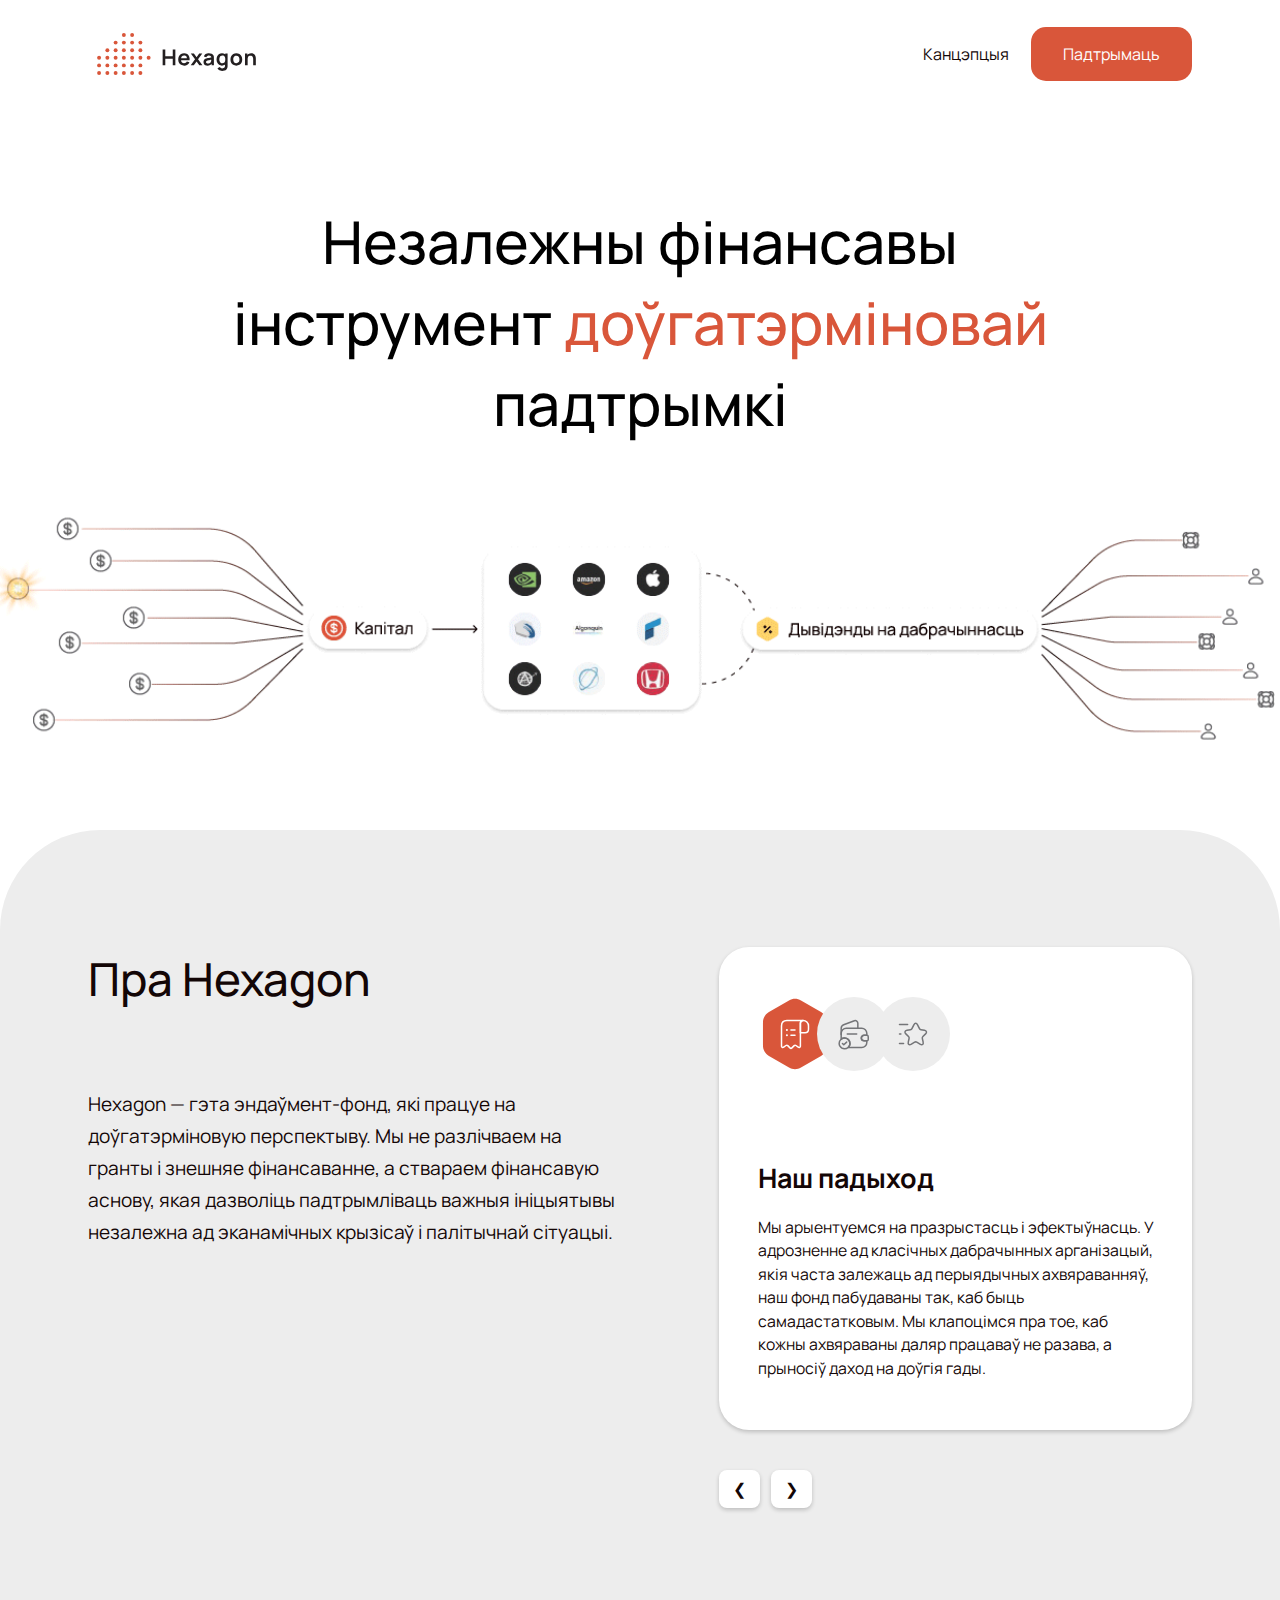
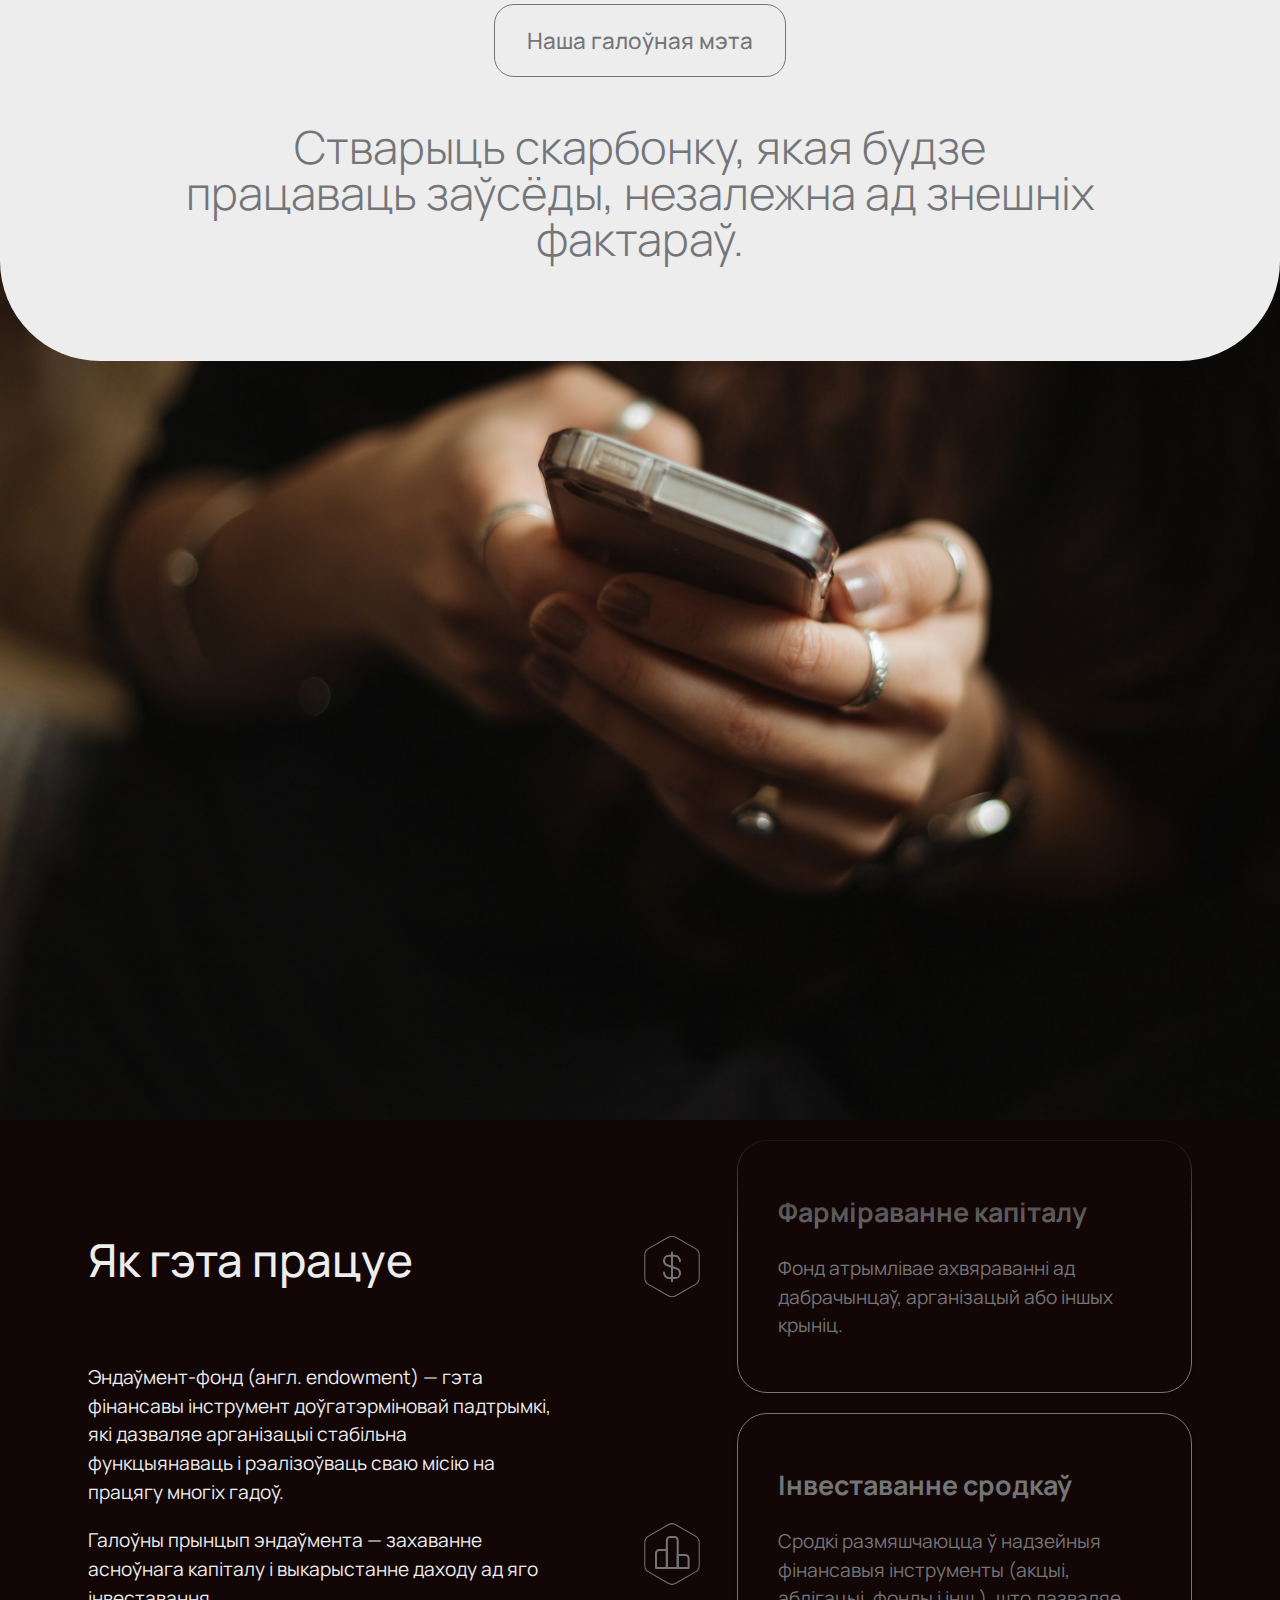
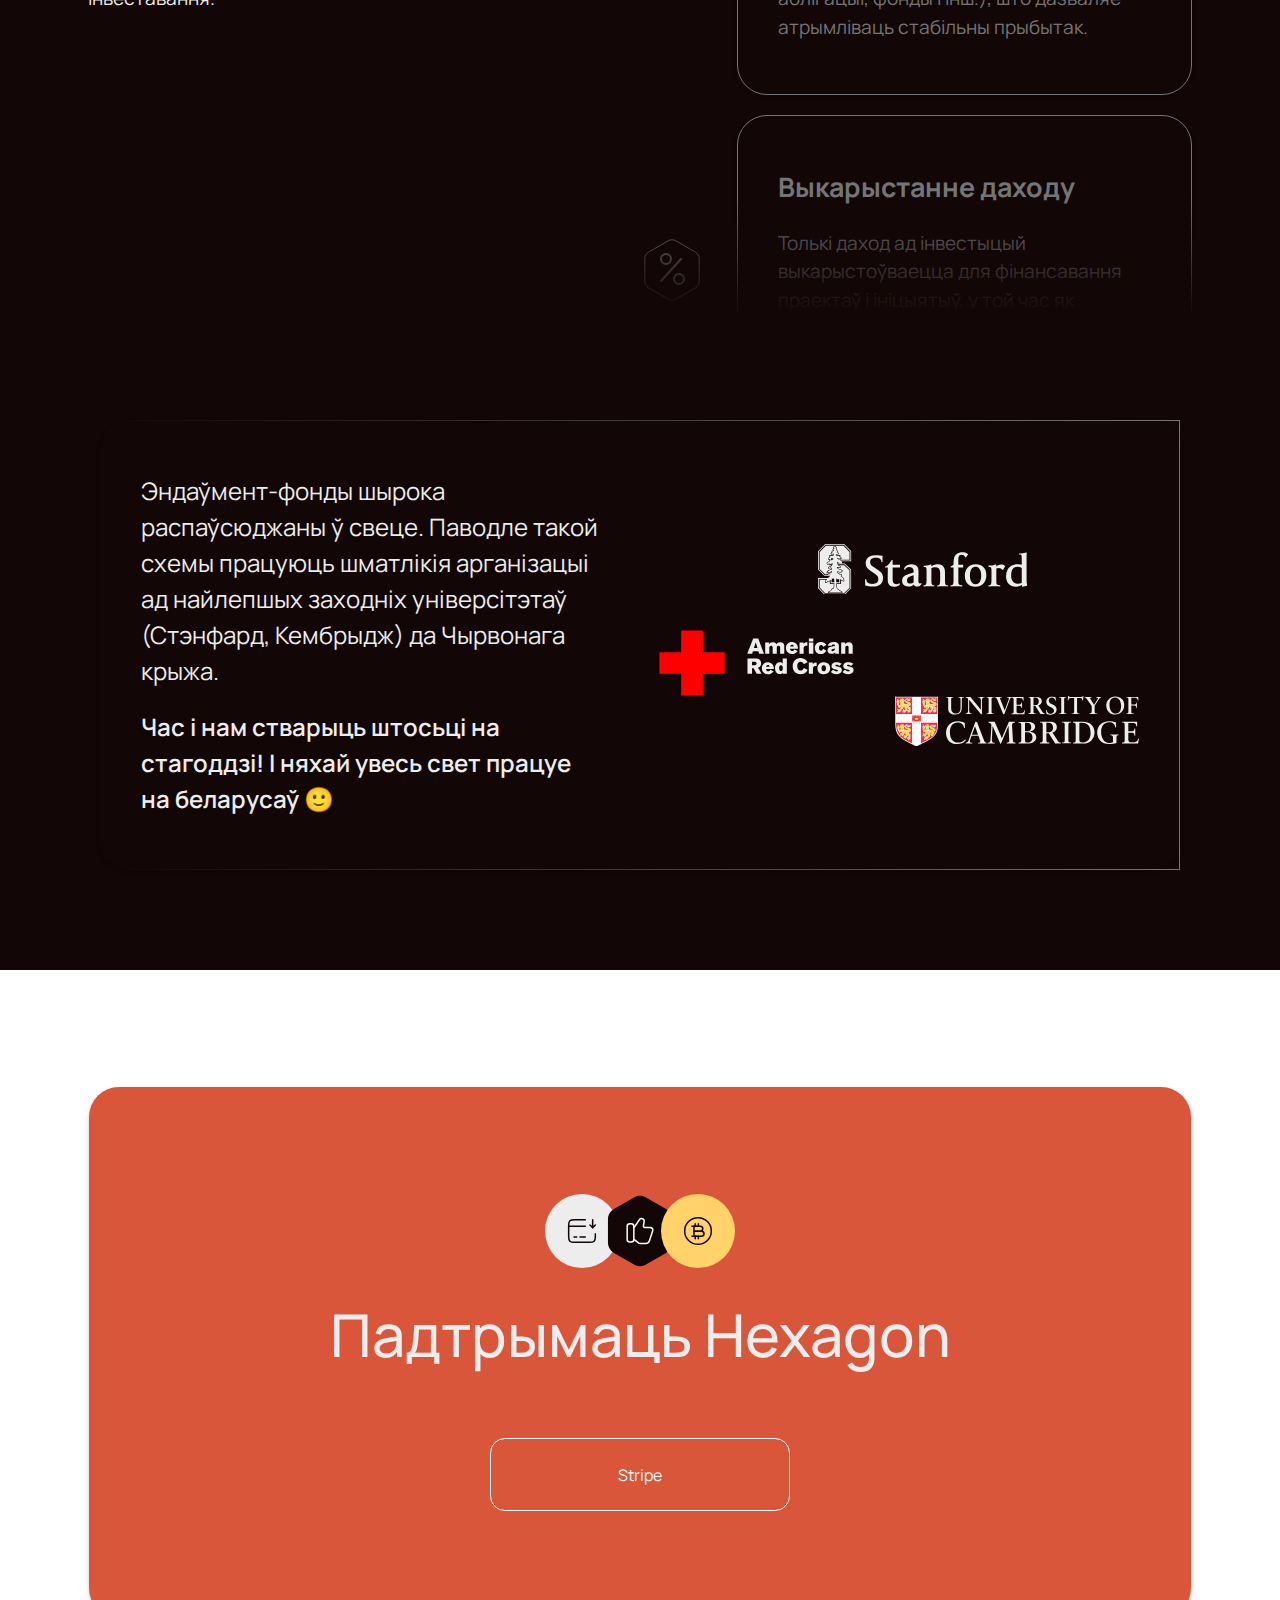
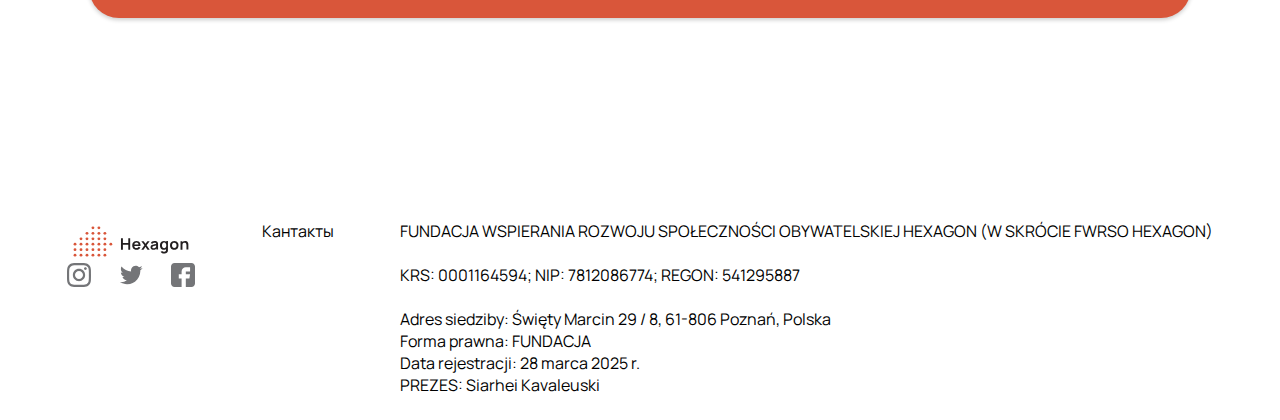
<file: index.html>
<!doctype html>
<html lang="be">
  <head>
    <meta charset="UTF-8" />
    <link rel="icon" type="image/svg+xml" href="favicon.svg" />
    <link rel="stylesheet" href="style.css" />
    <link rel="preconnect" href="https://fonts.googleapis.com" />
    <link rel="preconnect" href="https://fonts.gstatic.com" crossorigin />
    <link
      href="https://fonts.googleapis.com/css2?family=Manrope:wght@200..800&display=swap"
      rel="stylesheet"
    />
    <meta name="viewport" content="width=device-width, initial-scale=1.0" />
    <title>Hexagon</title>
  </head>
  <body>
    <header>
      <nav>
        <ul>
          <li class="home">
            <a href="#"><img src="logo.svg" /></a>
          </li>
          <!-- <li><a href="#">Навіны</a></li>
        <li><a href="#">Справаздачы</a></li> -->
          <li class="contacts-link"><a href="./concept.html">Канцэпцыя</a></li>
          <li class="accent-link"><a href="#support">Падтрымаць</a></li>
        </ul>
      </nav>
    </header>
    <main>
      <section class="hero">
        <p class="hero-text">
          Незалежны фінансавы інструмент
          <span class="accent">доўгатэрміновай</span> падтрымкі
        </p>
        <img class="hero-desktop" src="desktop.gif" />
        <img class="hero-mobile" src="mobile.gif" />
      </section>
      <section class="about">
        <div class="about-text">
          <p class="about-text-header">Пра Hexagon</p>
          <p class="about-text-text">
            Hexagon — гэта эндаўмент-фонд, які працуе на доўгатэрміновую
            перспектыву. Мы не разлічваем на гранты і знешняе фінансаванне, а
            ствараем фінансавую аснову, якая дазволіць падтрымліваць важныя
            ініцыятывы незалежна ад эканамічных крызісаў і палітычнай сітуацыі.
          </p>
        </div>
        <div class="about-cards">
          <div class="card fade">
            <img src="card1-header.svg" />
            <div class="card-text">
              <p class="card-text-header">Наш падыход</p>
              <p class="card-text-text">
                Мы арыентуемся на празрыстасць і эфектыўнасць. У адрозненне ад
                класічных дабрачынных арганізацый, якія часта залежаць ад
                перыядычных ахвяраванняў, наш фонд пабудаваны так, каб быць
                самадастатковым. Мы клапоцімся пра тое, каб кожны ахвяраваны
                даляр працаваў не разава, а прыносіў даход на доўгія гады.
              </p>
            </div>
          </div>
          <div class="card fade">
            <img src="card2-header.svg" />
            <div class="card-text">
              <p class="card-text-header">Прынцыпы Hexagon</p>
              <p class="card-text-text">
                Незалежнасць — мы не будзем залежаць ад грантаў і знешніх
                фінансавых плыняў. Доўгатэрміновасць — наш фонд пабудаваны так,
                каб працаваць дзесяцігоддзямі. Разумнае інвеставанне — сродкі
                размяркоўваюцца максімальна бяспечна, з улікам доўгатэрміновага
                росту.
              </p>
            </div>
          </div>
          <div class="card fade">
            <img src="card3-header.svg" />
            <div class="card-text">
              <p class="card-text-header">Нашы мэты і бачанне</p>
              <p class="card-text-text">
                Мы ствараем фінансавы механізм, які дазволіць устойліва
                падтрымліваць ініцыятывы і не залежаць ад вонкавых умоў. У
                кароткатэрміновай перспектыве мы фарміруем першасны капітал і
                наладжваем празрысты механізм інвеставання. Далей мы плануем
                павялічваць капітал фонду і пашыраць колькасць праектаў, якія
                могуць разлічваць на фінансаванне ад Hexagon.
              </p>
            </div>
          </div>
          <div class="card-buttons">
            <a class="card-button" onclick="prevCard()">&#10094;</a>
            <a class="card-button second-card-button" onclick="nextCard()"
              >&#10095;</a
            >
          </div>
          <script>
            let cardIndex = 0;
            let cards = document.getElementsByClassName("card");
            for (let i = 1; i < cards.length; i++) {
              cards[i].style.display = "none";
            }

            function prevCard() {
              cards[cardIndex].style.display = "none";
              if (--cardIndex < 0) {
                cardIndex = cards.length - 1;
              }
              cards[cardIndex].style.display = "flex";
            }

            function nextCard() {
              cards[cardIndex].style.display = "none";
              if (++cardIndex === cards.length) {
                cardIndex = 0;
              }
              cards[cardIndex].style.display = "flex";
            }
          </script>
        </div>
      </section>
      <section class="goal">
        <div class="goal-text">
          <p class="goal-text-header">Наша галоўная мэта</p>
          <p class="goal-text-text">
            Стварыць скарбонку, якая будзе працаваць заўсёды, незалежна ад
            знешніх фактараў.
          </p>
        </div>
        <div class="splash"></div>
      </section>
      <section class="how-it-works">
        <div class="gradient-top"></div>
        <div class="gradient-bottom"></div>
        <div class="how-text">
          <p class="how-text-header">Як гэта працуе</p>
          <p class="how-text-text-one">
            Эндаўмент-фонд (англ. endowment) — гэта фінансавы інструмент
            доўгатэрміновай падтрымкі, які дазваляе арганізацыі стабільна
            функцыянаваць і рэалізоўваць сваю місію на працягу многіх гадоў.
          </p>
          <p class="how-text-text-two">
            Галоўны прынцып эндаўмента — захаванне асноўнага капіталу і
            выкарыстанне даходу ад яго інвеставання.
          </p>
        </div>
        <div class="how-cards-container">
          <div class="how-card">
            <img src="./how-card1-icon.svg" />
            <div class="how-card-text">
              <p>Фарміраванне капіталу</p>
              <p>
                Фонд атрымлівае ахвяраванні ад дабрачынцаў, арганізацый або
                іншых крыніц.
              </p>
            </div>
          </div>
          <div class="how-card">
            <img src="./how-card2-icon.svg" />
            <div class="how-card-text">
              <p>Інвеставанне сродкаў</p>
              <p>
                Сродкі размяшчаюцца ў надзейныя фінансавыя інструменты (акцыі,
                аблігацыі, фонды і інш.), што дазваляе атрымліваць стабільны
                прыбытак.
              </p>
            </div>
          </div>
          <div class="how-card">
            <img src="./how-card3-icon.svg" />
            <div class="how-card-text">
              <p>Выкарыстанне даходу</p>
              <p>
                Толькі даход ад інвестыцый выкарыстоўваецца для фінансавання
                праектаў і ініцыятыў, у той час як асноўны капітал застаецца
                недатыкальным.
              </p>
            </div>
          </div>
          <div class="how-card">
            <img src="./how-card4-icon.svg" />
            <div class="how-card-text">
              <p>Доўгатэрміновы эфект</p>
              <p>
                Дзякуючы такому падыходу фонд можа існаваць на працягу
                дзесяцігоддзяў, забяспечваючы фінансавую стабільнасць і
                бесперапынную падтрымку ініцыятыў.
              </p>
            </div>
          </div>
        </div>
      </section>
      <section class="universities">
        <div class="uni-wrapper">
          <div class="uni-text">
            <p class="uni-text-one">
              Эндаўмент-фонды шырока распаўсюджаны ў свеце. Паводле такой схемы
              працуюць шматлікія арганізацыі ад найлепшых заходніх універсітэтаў
              (Стэнфард, Кембрыдж) да Чырвонага крыжа.
            </p>
            <p class="uni-text-two">
              Час і нам стварыць штосьці на стагоддзі! І няхай увесь свет працуе
              на беларусаў 🙂
            </p>
          </div>
          <img class="uni-svg" src="temp-uni.svg" />
        </div>
      </section>
      <section id="support" class="support">
        <div class="support-wrapper">
          <img src="support.svg" />
          <p>Падтрымаць Hexagon</p>
          <div class="buttons">
            <ul>
              <li>
                <a href="https://donate.stripe.com/test_dRm5kCaxia005745Mqa7C00"
                  >Stripe</a
                >
              </li>
            </ul>
          </div>
        </div>
      </section>
    </main>
    <footer class="footer">
      <div class="logo-social">
        <img src="logo.svg" /><img src="socials.svg" />
      </div>
      <div class="menu">
        <ul>
          <!-- <li><a>Навіны</a></li>
          <li><a>Справаздачы</a></li> -->
          <li><a>Кантакты</a></li>
        </ul>
      </div>
      <div class="legal">
        <p>
          FUNDACJA WSPIERANIA ROZWOJU SPOŁECZNOŚCI OBYWATELSKIEJ HEXAGON (W
          SKRÓCIE FWRSO HEXAGON)
        </p>
        <br />
        <p>KRS: 0001164594; NIP: 7812086774; REGON: 541295887</p>
        <br />
        <p>Adres siedziby: Święty Marcin 29 / 8, 61-806 Poznań, Polska</p>
        <p>Forma prawna: FUNDACJA</p>
        <p>Data rejestracji: 28 marca 2025 r.</p>
        <p>PREZES: Siarhei Kavaleuski</p>
      </div>
    </footer>
  </body>
</html>
</file>
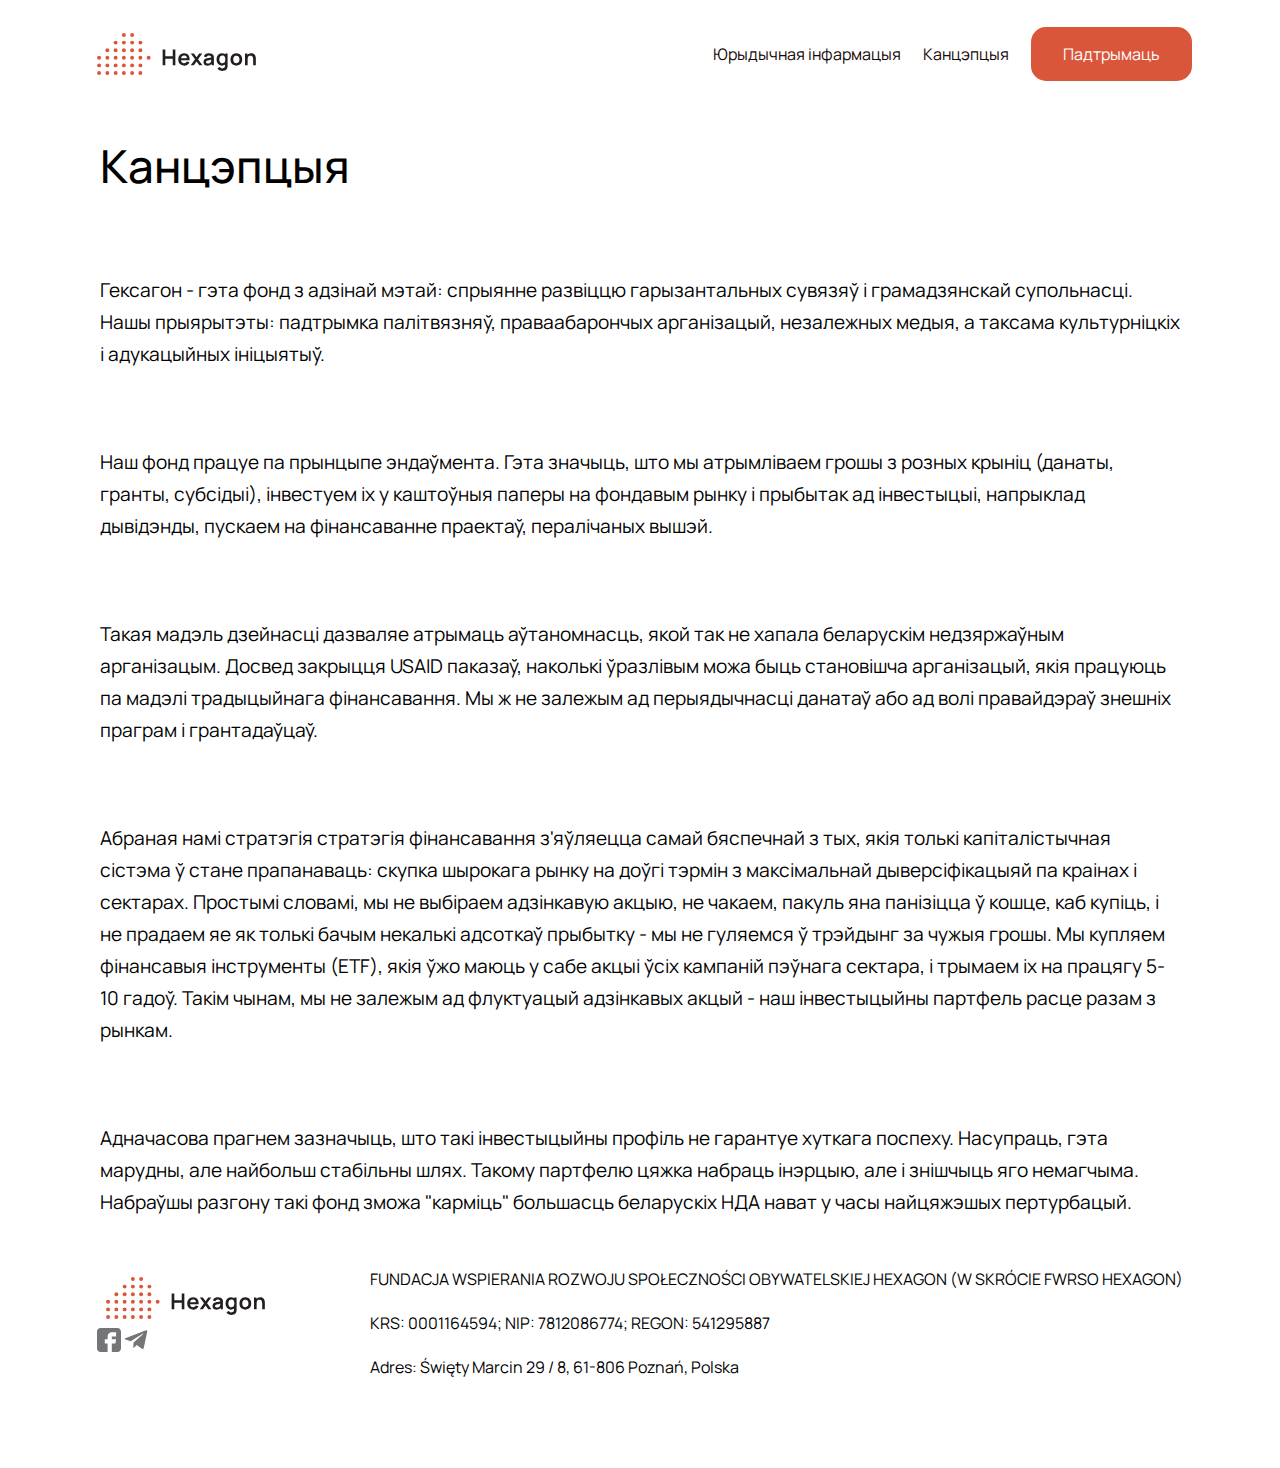
<file: concept.html>
<!doctype html>
<html lang="be">
  <head>
    <meta charset="UTF-8" />
    <link rel="icon" type="image/svg+xml" href="favicon.svg" />
    <link rel="stylesheet" href="style.css" />
    <link rel="preconnect" href="https://fonts.googleapis.com" />
    <link rel="preconnect" href="https://fonts.gstatic.com" crossorigin />
    <link
      href="https://fonts.googleapis.com/css2?family=Manrope:wght@200..800&display=swap"
      rel="stylesheet"
    />
    <meta name="viewport" content="width=device-width, initial-scale=1.0" />
    <title>Hexagon</title>
  </head>
  <body>
    <header>
      <nav>
        <ul>
          <li class="home">
            <a href="./index.html"><img src="logo.svg" /></a>
          </li>
          <!-- <li><a href="#">Навіны</a></li>
        <li><a href="#">Справаздачы</a></li> -->
          <li class="contacts-link">
            <a class="header-link" href="./legal.html">Юрыдычная інфармацыя</a>
          </li>
          <li class="contacts-link">
            <a class="header-link" href="./concept.html">Канцэпцыя</a>
          </li>
          <li class="accent-link">
            <a href="./index.html#support">Падтрымаць</a>
          </li>
        </ul>
      </nav>
    </header>
    <main>
      <section class="concept">
        <p class="about-text-header">Канцэпцыя</p>
        <p class="about-text-text">
          Гексагон - гэта фонд з адзінай мэтай: спрыянне развіццю гарызантальных
          сувязяў і грамадзянскай супольнасці. Нашы прыярытэты: падтрымка
          палітвязняў, праваабарончых арганізацый, незалежных медыя, а таксама
          культурніцкіх і адукацыйных ініцыятыў.
        </p>
        <p class="about-text-text">
          Наш фонд працуе па прынцыпе эндаўмента. Гэта значыць, што мы
          атрымліваем грошы з розных крыніц (данаты, гранты, субсідыі),
          інвестуем іх у каштоўныя паперы на фондавым рынку і прыбытак ад
          інвестыцыі, напрыклад дывідэнды, пускаем на фінансаванне праектаў,
          пералічаных вышэй.
        </p>
        <p class="about-text-text">
          Такая мадэль дзейнасці дазваляе атрымаць аўтаномнасць, якой так не
          хапала беларускім недзяржаўным арганізацым. Досвед закрыцця USAID
          паказаў, наколькі ўразлівым можа быць становішча арганізацый, якія
          працуюць па мадэлі традыцыйнага фінансавання. Мы ж не залежым ад
          перыядычнасці данатаў або ад волі правайдэраў знешніх праграм і
          грантадаўцаў.
        </p>
        <p class="about-text-text">
          Абраная намі стратэгія стратэгія фінансавання з'яўляецца самай
          бяспечнай з тых, якія толькі капіталістычная сістэма ў стане
          прапанаваць: скупка шырокага рынку на доўгі тэрмін з максімальнай
          дыверсіфікацыяй па краінах і сектарах. Простымі словамі, мы не
          выбіраем адзінкавую акцыю, не чакаем, пакуль яна панізіцца ў кошце,
          каб купіць, і не прадаем яе як толькі бачым некалькі адсоткаў прыбытку
          - мы не гуляемся ў трэйдынг за чужыя грошы. Мы купляем фінансавыя
          інструменты (ETF), якія ўжо маюць у сабе акцыі ўсіх кампаній пэўнага
          сектара, і трымаем іх на працягу 5-10 гадоў. Такім чынам, мы не
          залежым ад флуктуацый адзінкавых акцый - наш інвестыцыйны партфель
          расце разам з рынкам.
        </p>
        <p class="about-text-text">
          Адначасова прагнем зазначыць, што такі інвестыцыйны профіль не
          гарантуе хуткага поспеху. Насупраць, гэта марудны, але найбольш
          стабільны шлях. Такому партфелю цяжка набраць інэрцыю, але і знішчыць
          яго немагчыма. Набраўшы разгону такі фонд зможа "карміць" большасць
          беларускіх НДА нават у часы найцяжэшых пертурбацый.
        </p>
      </section>
    </main>
    <footer class="footer">
      <div class="logo-social">
        <img src="logo.svg" height="60px" />
        <div class="social-links">
          <img src="facebook.svg" height="24px" />
          <img src="telegram.svg" height="24px" />
        </div>
      </div>
      <div class="legal">
        <p>
          FUNDACJA WSPIERANIA ROZWOJU SPOŁECZNOŚCI OBYWATELSKIEJ HEXAGON (W
          SKRÓCIE FWRSO HEXAGON)
        </p>
        <br />
        <p>KRS: 0001164594; NIP: 7812086774; REGON: 541295887</p>
        <br />
        <p>Adres: Święty Marcin 29 / 8, 61-806 Poznań, Polska</p>
      </div>
    </footer>
  </body>
</html>
</file>
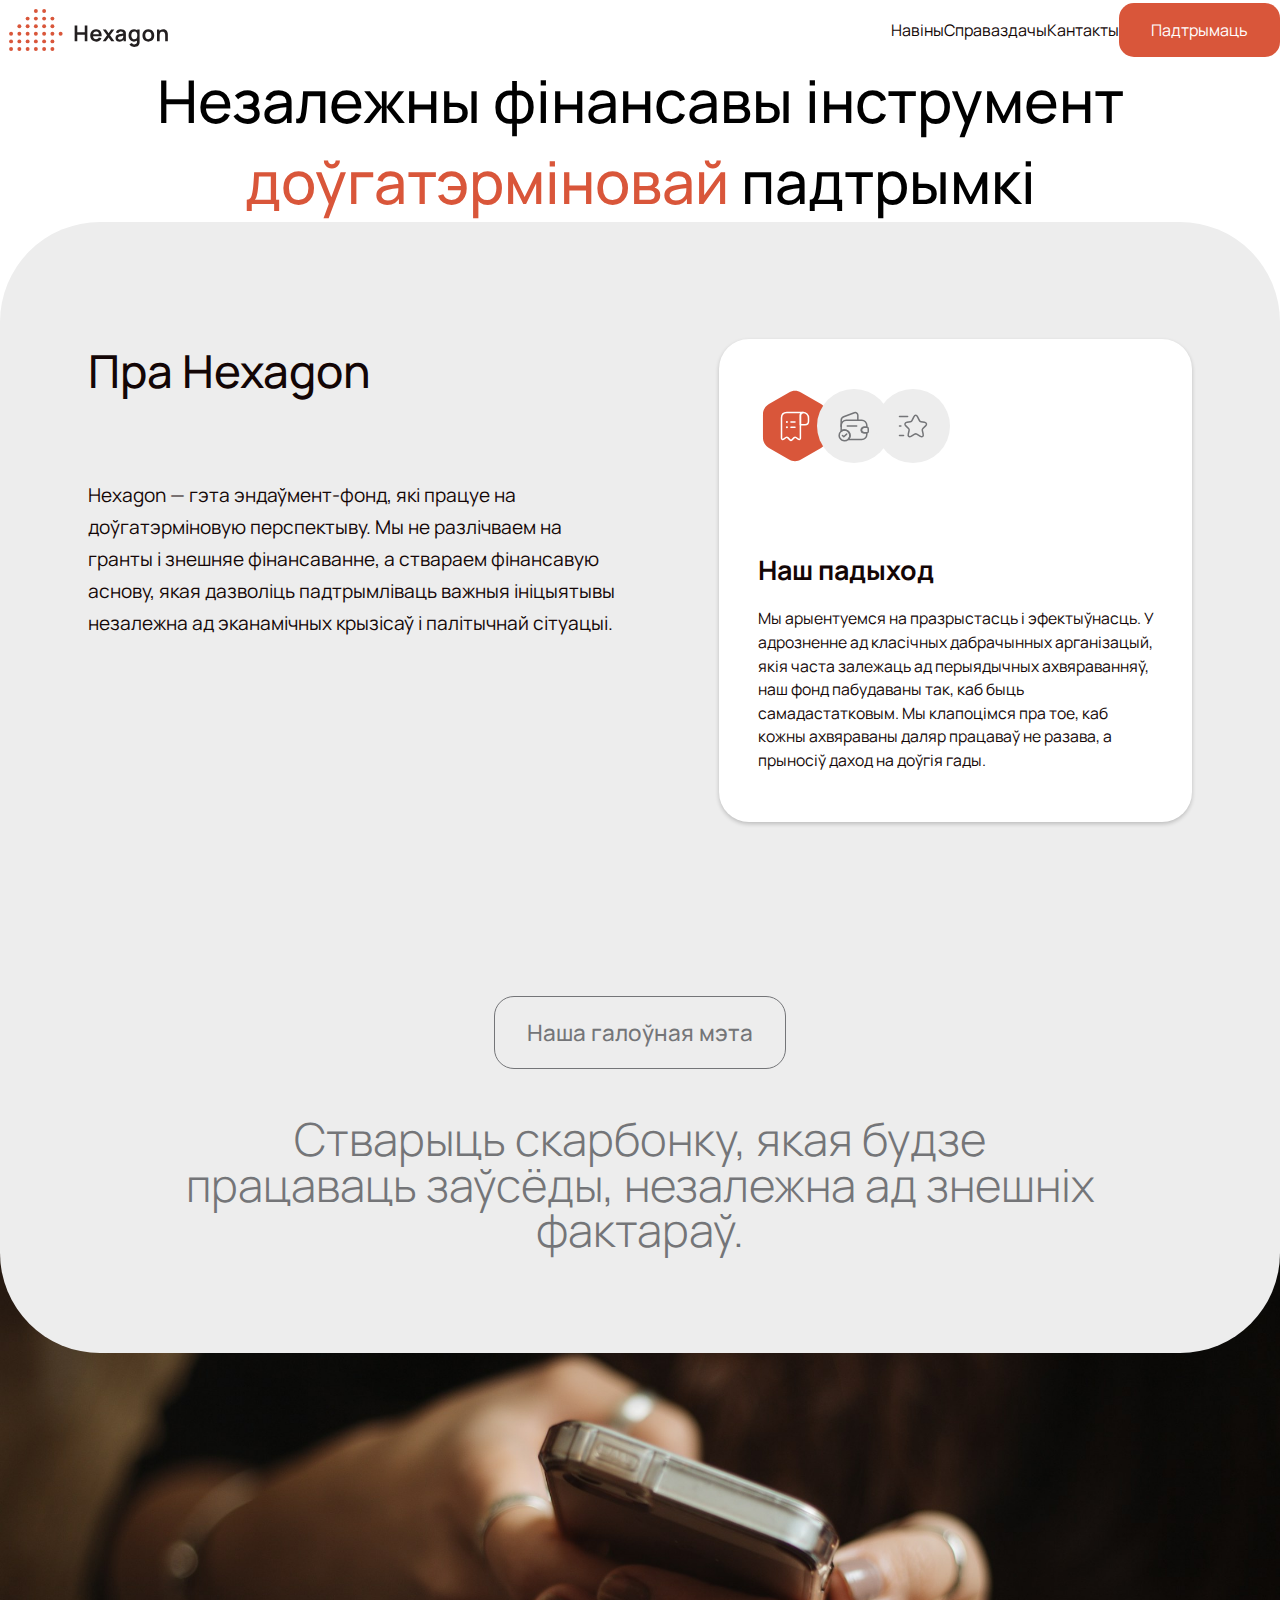
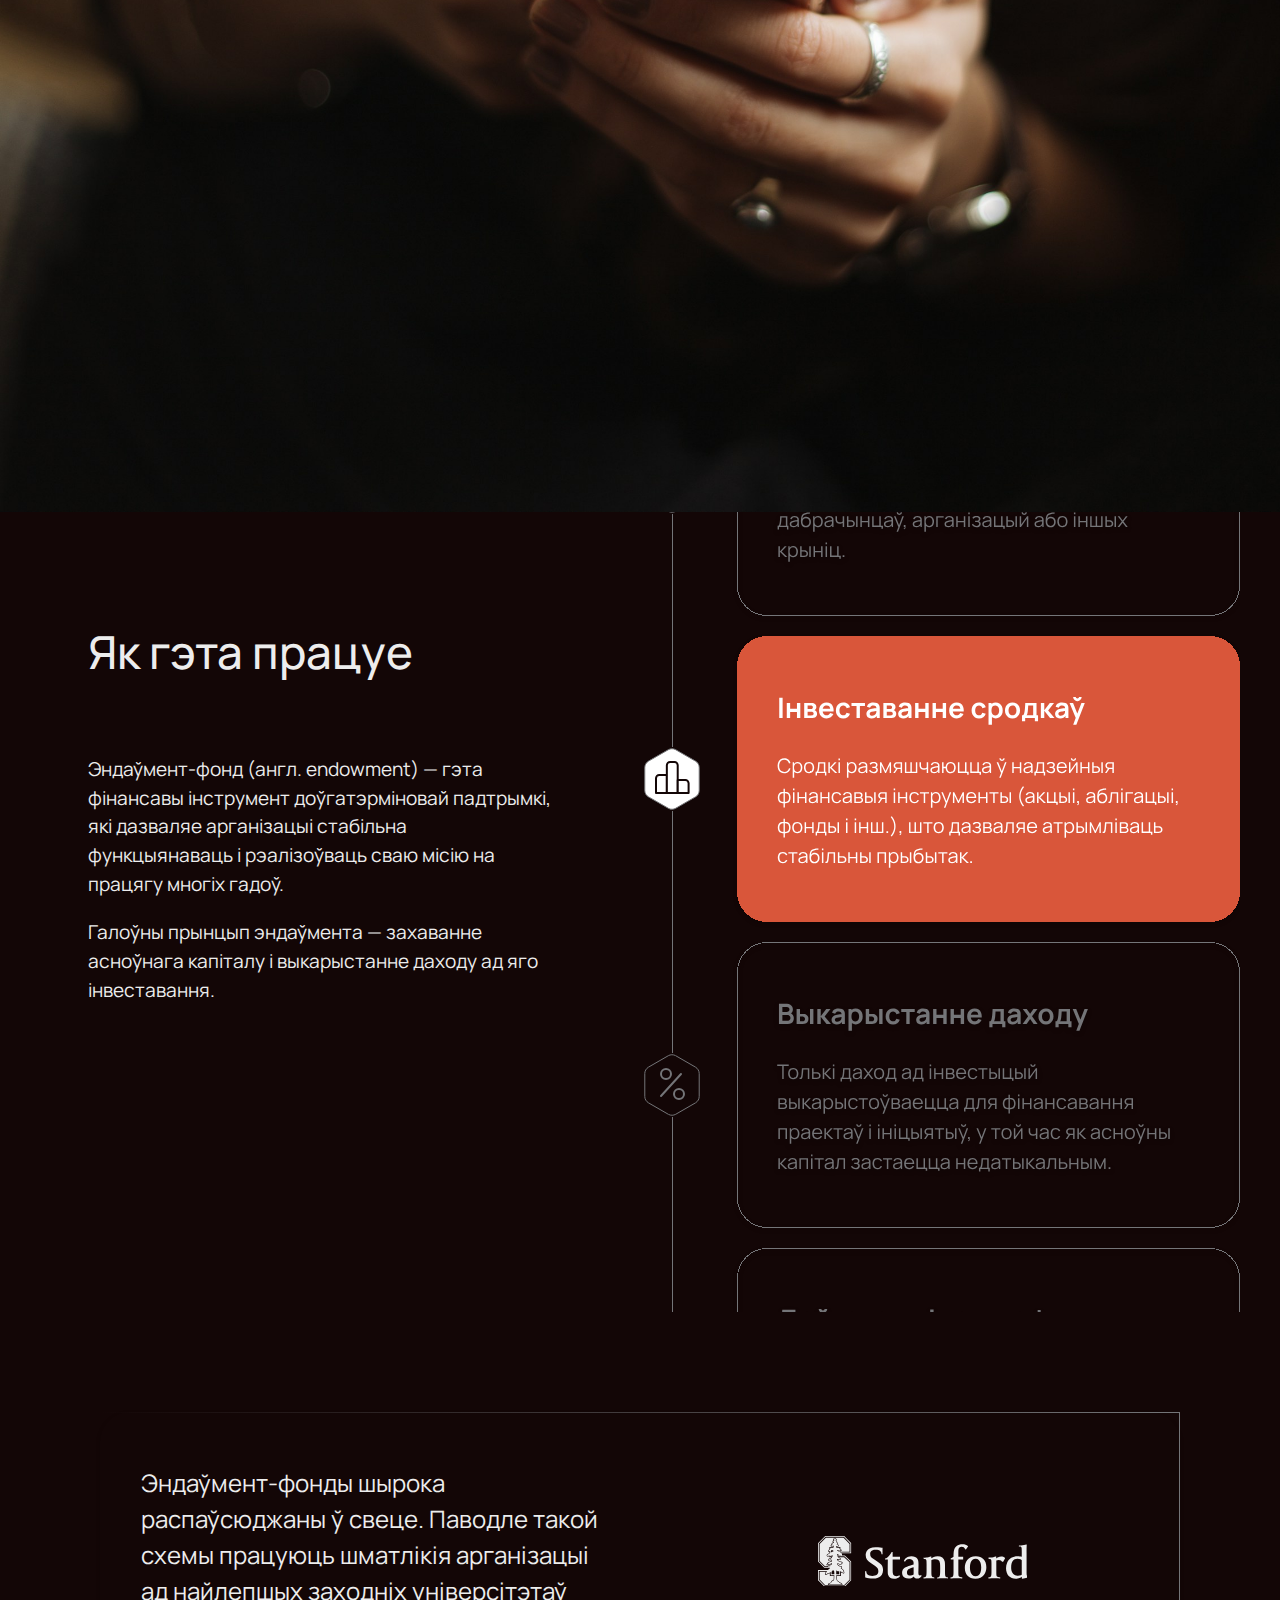
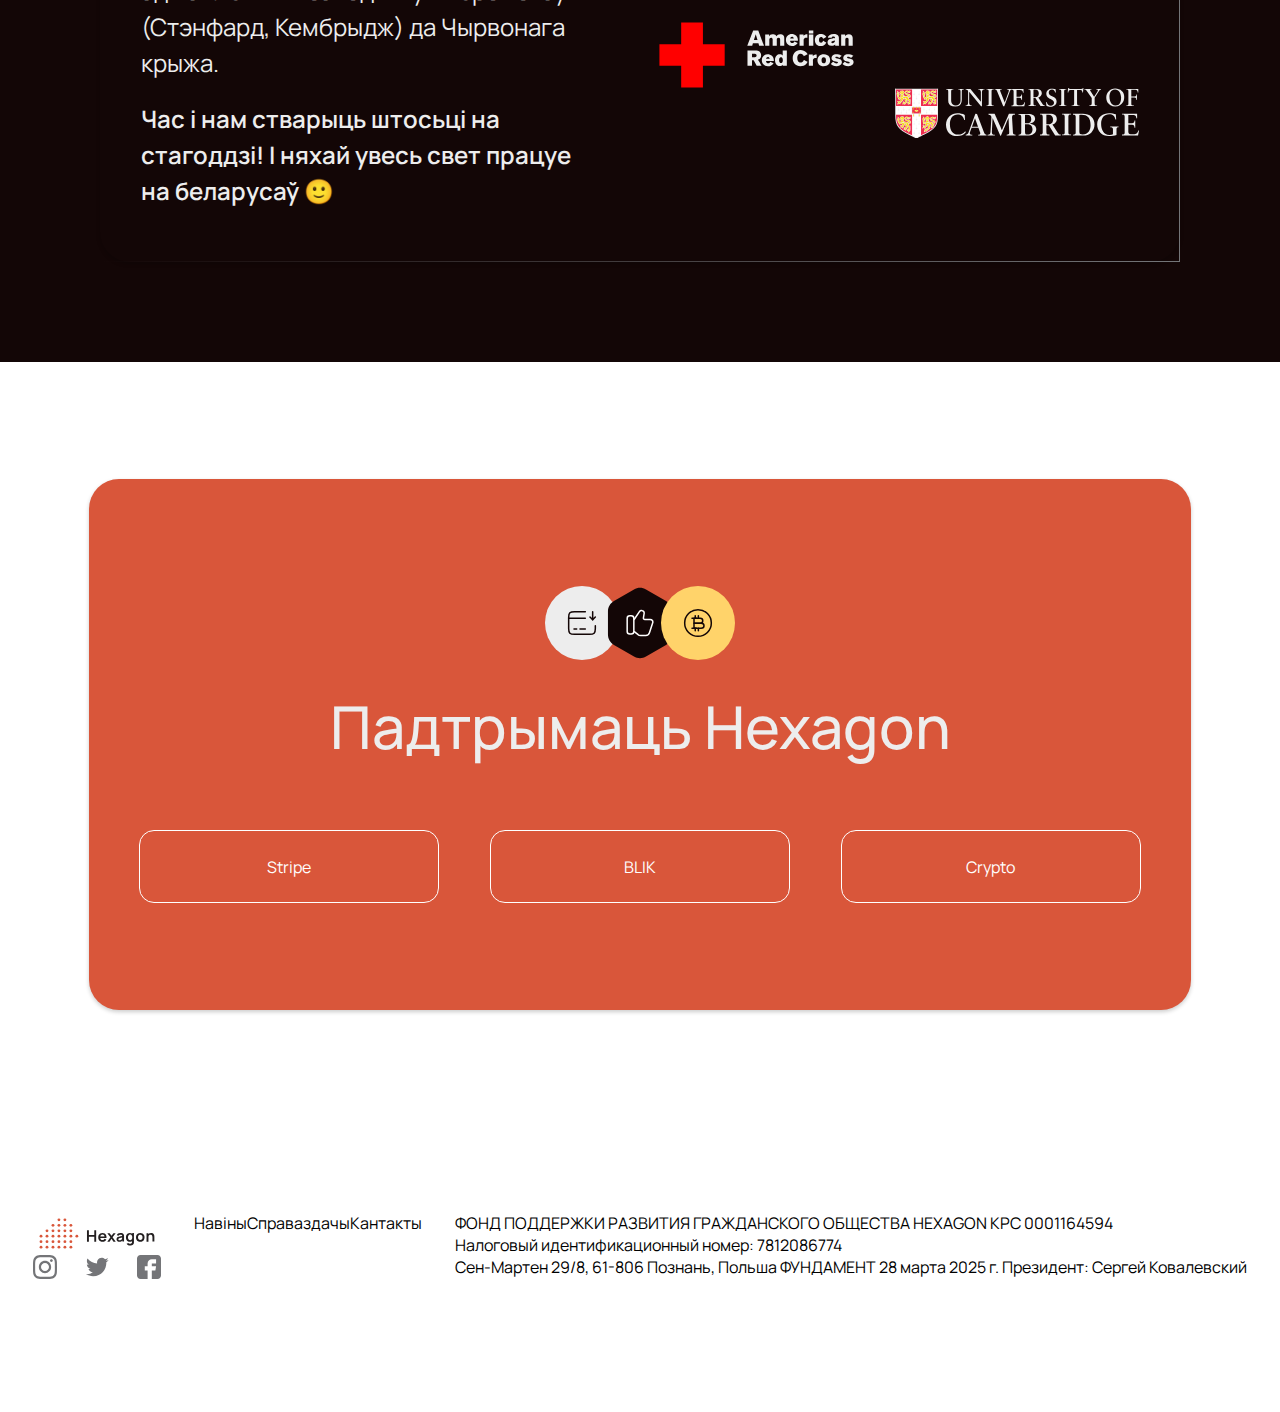
<file: hexagon.html>
<!DOCTYPE html>
<html lang="be">
  <head>
    <meta charset="UTF-8" />
    <link rel="icon" type="image/svg+xml" href="favicon.ico" />
    <link rel="stylesheet" href="style.css" />
    <link rel="preconnect" href="https://fonts.googleapis.com" />
    <link rel="preconnect" href="https://fonts.gstatic.com" crossorigin />
    <link
      href="https://fonts.googleapis.com/css2?family=Manrope:wght@200..800&display=swap"
      rel="stylesheet"
    />
    <meta name="viewport" content="width=device-width, initial-scale=1.0" />
    <title>Hexagon</title>
  </head>
  <body>
    <nav>
      <ul>
        <li class="home">
          <a href="#"><img src="logo.svg" /></a>
        </li>
        <li><a href="#">Навіны</a></li>
        <li><a href="#">Справаздачы</a></li>
        <li><a href="#">Кантакты</a></li>
        <li class="accent-link"><a href="#">Падтрымаць</a></li>
      </ul>
    </nav>
    <div class="hero">
      Незалежны фінансавы інструмент
      <span class="accent">доўгатэрміновай</span> падтрымкі
    </div>
    <div class="about">
      <div class="about-text">
        <p class="about-text-header">Пра Hexagon</p>
        <p class="about-text-text">
          Hexagon — гэта эндаўмент-фонд, які працуе на доўгатэрміновую
          перспектыву. Мы не разлічваем на гранты і знешняе фінансаванне, а
          ствараем фінансавую аснову, якая дазволіць падтрымліваць важныя
          ініцыятывы незалежна ад эканамічных крызісаў і палітычнай сітуацыі.
        </p>
      </div>
      <div class="about-cards">
        <div class="card">
          <img src="card1-header.svg" />
          <div class="card-text">
            <p class="card-text-header">Наш падыход</p>
            <p class="card-text-text">
              Мы арыентуемся на празрыстасць і эфектыўнасць. У адрозненне ад
              класічных дабрачынных арганізацый, якія часта залежаць ад
              перыядычных ахвяраванняў, наш фонд пабудаваны так, каб быць
              самадастатковым. Мы клапоцімся пра тое, каб кожны ахвяраваны даляр
              працаваў не разава, а прыносіў даход на доўгія гады.
            </p>
          </div>
        </div>
      </div>
    </div>
    <div class="goal">
      <div class="goal-text">
        <p class="goal-text-header">Наша галоўная мэта</p>
        <p class="goal-text-text">
          Стварыць скарбонку, якая будзе працаваць заўсёды, незалежна ад знешніх
          фактараў.
        </p>
      </div>
      <div class="splash"></div>
    </div>
    <div class="how-it-works">
      <div class="how-text">
        <p class="how-text-header">Як гэта працуе</p>
        <p class="how-text-text-one">
          Эндаўмент-фонд (англ. endowment) — гэта фінансавы інструмент
          доўгатэрміновай падтрымкі, які дазваляе арганізацыі стабільна
          функцыянаваць і рэалізоўваць сваю місію на працягу многіх гадоў.
        </p>
        <p class="how-text-text-two">
          Галоўны прынцып эндаўмента — захаванне асноўнага капіталу і
          выкарыстанне даходу ад яго інвеставання.
        </p>
      </div>
      <img src="temp.svg" />
    </div>
    <div class="universities">
      <div class="uni-wrapper">
        <div class="uni-text">
          <p class="uni-text-one">
            Эндаўмент-фонды шырока распаўсюджаны ў свеце. Паводле такой схемы
            працуюць шматлікія арганізацыі ад найлепшых заходніх універсітэтаў
            (Стэнфард, Кембрыдж) да Чырвонага крыжа.
          </p>
          <p class="uni-text-two">
            Час і нам стварыць штосьці на стагоддзі! І няхай увесь свет працуе
            на беларусаў 🙂
          </p>
        </div>
        <img src="temp-uni.svg" />
      </div>
    </div>
    <div class="support">
      <div class="support-wrapper">
        <img src="support.svg" />
        <p>Падтрымаць Hexagon</p>
        <div class="buttons">
          <ul>
            <li><a href="#">Stripe</a></li>
            <li><a href="#">BLIK</a></li>
            <li><a href="#">Crypto</a></li>
          </ul>
        </div>
      </div>
    </div>
    <div class="footer">
      <div class="logo-social">
        <img src="logo.svg" /><img src="socials.svg" />
      </div>
      <div class="menu">
        <ul>
          <li><a>Навіны</a></li>
          <li><a>Справаздачы</a></li>
          <li><a>Кантакты</a></li>
        </ul>
      </div>
      <div class="legal">
        <p>
          ФОНД ПОДДЕРЖКИ РАЗВИТИЯ ГРАЖДАНСКОГО ОБЩЕСТВА HEXAGON КРС 0001164594
        </p>
        <p>Налоговый идентификационный номер: 7812086774</p>
        <p>
          Сен-Мартен 29/8, 61-806 Познань, Польша ФУНДАМЕНТ 28 марта 2025 г.
          Президент: Сергей Ковалевский
        </p>
      </div>
    </div>
  </body>
</html>
</file>
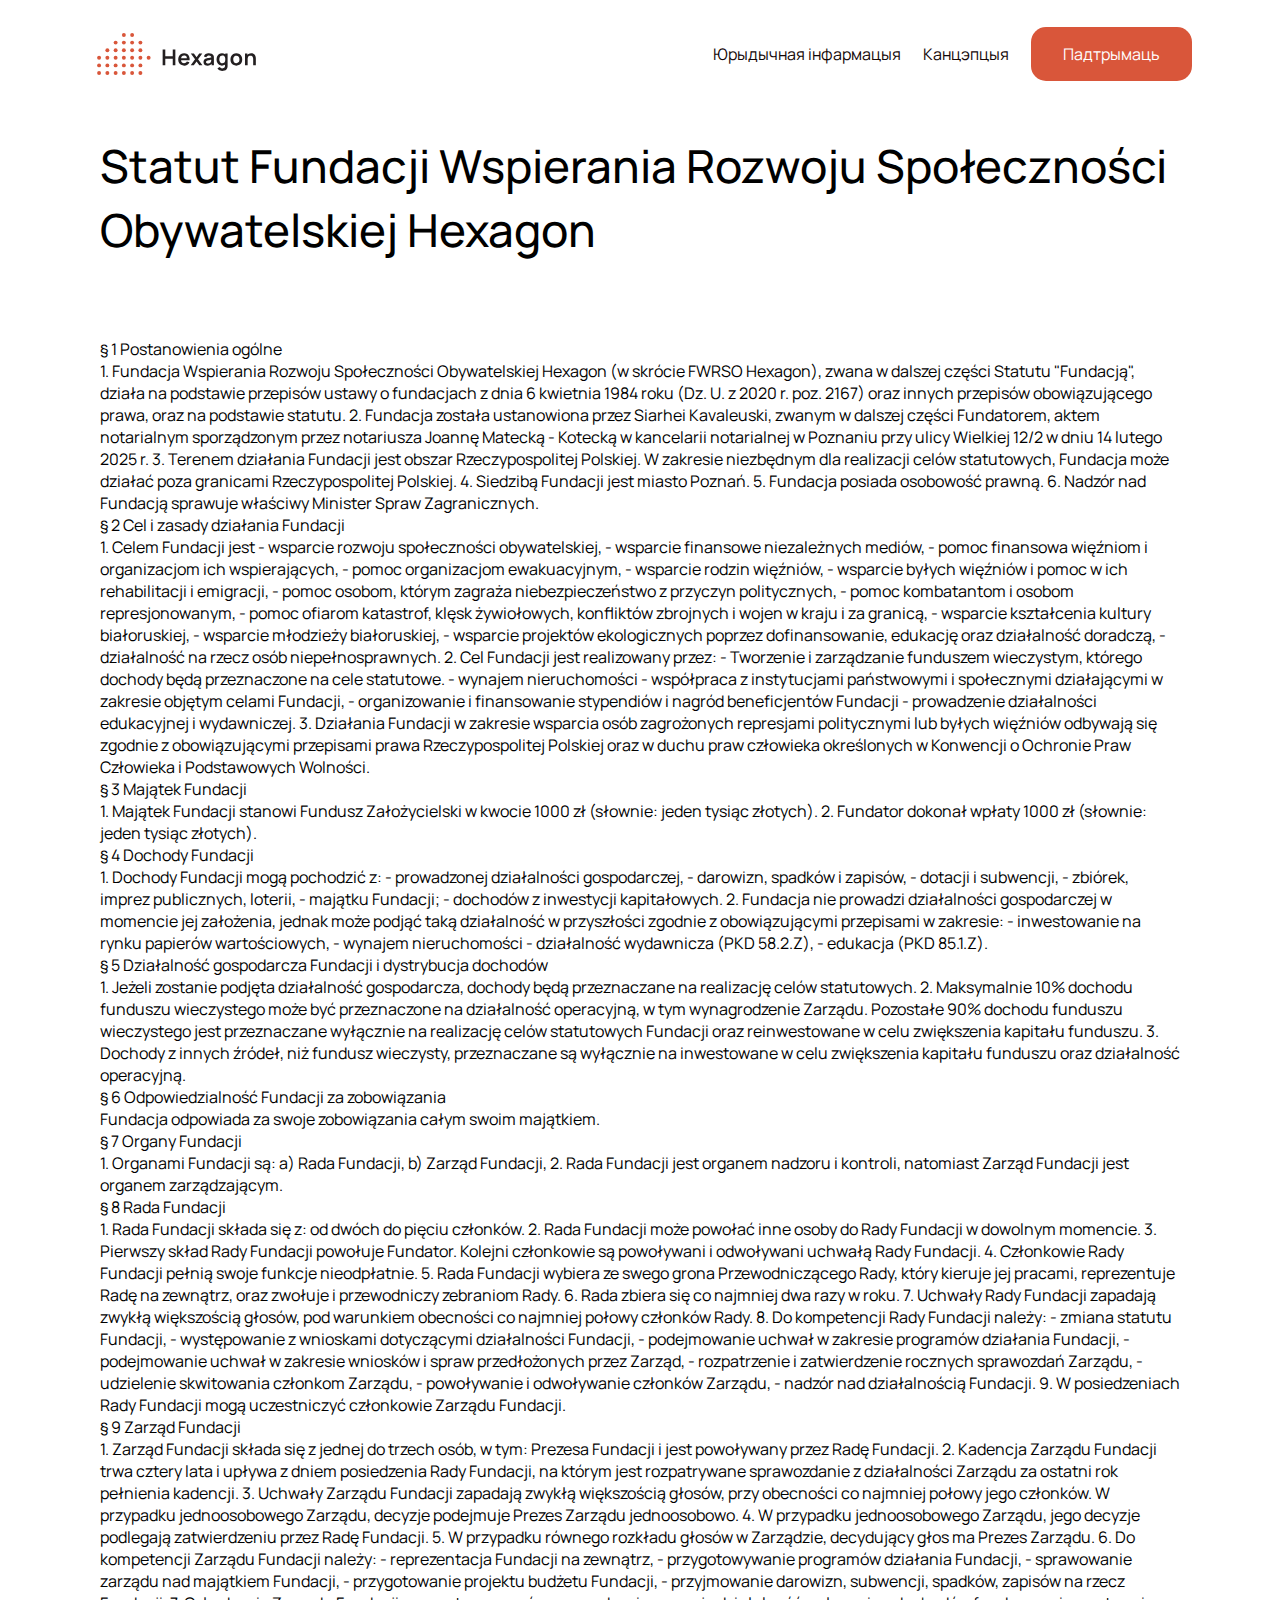
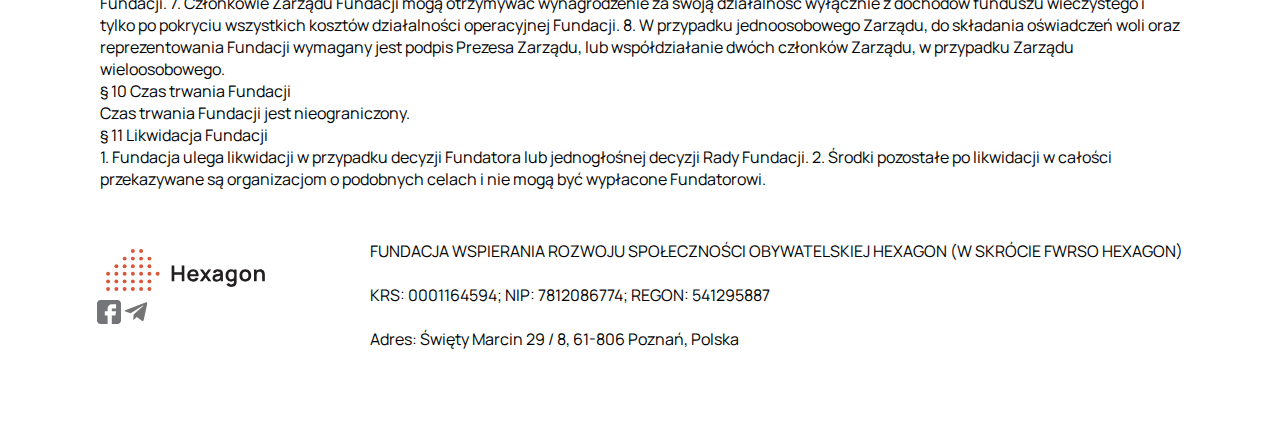
<file: legal.html>
<!doctype html>
<html lang="be">
  <head>
    <meta charset="UTF-8" />
    <link rel="icon" type="image/svg+xml" href="favicon.svg" />
    <link rel="stylesheet" href="style.css" />
    <link rel="preconnect" href="https://fonts.googleapis.com" />
    <link rel="preconnect" href="https://fonts.gstatic.com" crossorigin />
    <link
      href="https://fonts.googleapis.com/css2?family=Manrope:wght@200..800&display=swap"
      rel="stylesheet"
    />
    <meta name="viewport" content="width=device-width, initial-scale=1.0" />
    <title>Hexagon</title>
  </head>
  <body>
    <header>
      <nav>
        <ul>
          <li class="home">
            <a href="./index.html"><img src="logo.svg" /></a>
          </li>
          <!-- <li><a href="#">Навіны</a></li>
        <li><a href="#">Справаздачы</a></li> -->
          <li class="contacts-link">
            <a class="header-link" href="./legal.html">Юрыдычная інфармацыя</a>
          </li>
          <li class="contacts-link">
            <a class="header-link" href="./concept.html">Канцэпцыя</a>
          </li>
          <li class="accent-link">
            <a href="./index.html#support">Падтрымаць</a>
          </li>
        </ul>
      </nav>
    </header>
    <main>
      <section class="concept">
        <p class="about-text-header">
          Statut Fundacji Wspierania Rozwoju Społeczności Obywatelskiej Hexagon
        </p>
        <p class="about-text-text">
          <p class="about-text-paragraph">§ 1 Postanowienia ogólne<br> 1. Fundacja Wspierania Rozwoju Społeczności
          Obywatelskiej Hexagon (w skrócie FWRSO Hexagon), zwana w dalszej
          części Statutu "Fundacją", działa na podstawie przepisów ustawy o
          fundacjach z dnia 6 kwietnia 1984 roku (Dz. U. z 2020 r. poz. 2167)
          oraz innych przepisów obowiązującego prawa, oraz na podstawie statutu.
          2. Fundacja została ustanowiona przez Siarhei Kavaleuski, zwanym w
          dalszej części Fundatorem, aktem notarialnym sporządzonym przez
          notariusza Joannę Matecką - Kotecką w kancelarii notarialnej w
          Poznaniu przy ulicy Wielkiej 12/2 w dniu 14 lutego 2025 r. 3. Terenem
          działania Fundacji jest obszar Rzeczypospolitej Polskiej. W zakresie
          niezbędnym dla realizacji celów statutowych, Fundacja może działać
          poza granicami Rzeczypospolitej Polskiej. 4. Siedzibą Fundacji jest
          miasto Poznań. 5. Fundacja posiada osobowość prawną. 6. Nadzór nad
          Fundacją sprawuje właściwy Minister Spraw Zagranicznych.</p> <p class="about-text-paragraph">§ 2 Cel i
          zasady działania Fundacji<br> 1. Celem Fundacji jest - wsparcie rozwoju
          społeczności obywatelskiej, - wsparcie finansowe niezależnych mediów,
          - pomoc finansowa więźniom i organizacjom ich wspierających, - pomoc
          organizacjom ewakuacyjnym, - wsparcie rodzin więźniów, - wsparcie
          byłych więźniów i pomoc w ich rehabilitacji i emigracji, - pomoc
          osobom, którym zagraża niebezpieczeństwo z przyczyn politycznych, -
          pomoc kombatantom i osobom represjonowanym, - pomoc ofiarom katastrof,
          klęsk żywiołowych, konfliktów zbrojnych i wojen w kraju i za granicą,
          - wsparcie kształcenia kultury białoruskiej, - wsparcie młodzieży
          białoruskiej, - wsparcie projektów ekologicznych poprzez
          dofinansowanie, edukację oraz działalność doradczą, - działalność na
          rzecz osób niepełnosprawnych. 2. Cel Fundacji jest realizowany przez:
          - Tworzenie i zarządzanie funduszem wieczystym, którego dochody będą
          przeznaczone na cele statutowe. - wynajem nieruchomości - współpraca z
          instytucjami państwowymi i społecznymi działającymi w zakresie objętym
          celami Fundacji, - organizowanie i finansowanie stypendiów i nagród
          beneficjentów Fundacji - prowadzenie działalności edukacyjnej i
          wydawniczej. 3. Działania Fundacji w zakresie wsparcia osób
          zagrożonych represjami politycznymi lub byłych więźniów odbywają się
          zgodnie z obowiązującymi przepisami prawa Rzeczypospolitej Polskiej
          oraz w duchu praw człowieka określonych w Konwencji o Ochronie Praw
          Człowieka i Podstawowych Wolności.</p> <p class="about-text-paragraph">§ 3 Majątek Fundacji<br> 1. Majątek
          Fundacji stanowi Fundusz Założycielski w kwocie 1000 zł (słownie:
          jeden tysiąc złotych). 2. Fundator dokonał wpłaty 1000 zł (słownie:
          jeden tysiąc złotych).</p> <p class="about-text-paragraph">§ 4 Dochody Fundacji<br> 1. Dochody Fundacji mogą
          pochodzić z: - prowadzonej działalności gospodarczej, - darowizn,
          spadków i zapisów, - dotacji i subwencji, - zbiórek, imprez
          publicznych, loterii, - majątku Fundacji; - dochodów z inwestycji
          kapitałowych. 2. Fundacja nie prowadzi działalności gospodarczej w
          momencie jej założenia, jednak może podjąć taką działalność w
          przyszłości zgodnie z obowiązującymi przepisami w zakresie: -
          inwestowanie na rynku papierów wartościowych, - wynajem nieruchomości
          - działalność wydawnicza (PKD 58.2.Z), - edukacja (PKD 85.1.Z).</p> <p class="about-text-paragraph">§ 5
          Działalność gospodarcza Fundacji i dystrybucja dochodów<br> 1. Jeżeli
          zostanie podjęta działalność gospodarcza, dochody będą przeznaczane na
          realizację celów statutowych. 2. Maksymalnie 10% dochodu funduszu
          wieczystego może być przeznaczone na działalność operacyjną, w tym
          wynagrodzenie Zarządu. Pozostałe 90% dochodu funduszu wieczystego jest
          przeznaczane wyłącznie na realizację celów statutowych Fundacji oraz
          reinwestowane w celu zwiększenia kapitału funduszu. 3. Dochody z
          innych źródeł, niż fundusz wieczysty, przeznaczane są wyłącznie na
          inwestowane w celu zwiększenia kapitału funduszu oraz działalność
          operacyjną.</p> <p class="about-text-paragraph">§ 6 Odpowiedzialność Fundacji za zobowiązania<br> Fundacja
          odpowiada za swoje zobowiązania całym swoim majątkiem.</p> <p class="about-text-paragraph">§ 7 Organy
          Fundacji<br> 1. Organami Fundacji są: a) Rada Fundacji, b) Zarząd
          Fundacji, 2. Rada Fundacji jest organem nadzoru i kontroli, natomiast
          Zarząd Fundacji jest organem zarządzającym.</p> <p class="about-text-paragraph"> § 8 Rada Fundacji<br> 1. Rada
          Fundacji składa się z: od dwóch do pięciu członków. 2. Rada Fundacji
          może powołać inne osoby do Rady Fundacji w dowolnym momencie. 3.
          Pierwszy skład Rady Fundacji powołuje Fundator. Kolejni członkowie są
          powoływani i odwoływani uchwałą Rady Fundacji. 4. Członkowie Rady
          Fundacji pełnią swoje funkcje nieodpłatnie. 5. Rada Fundacji wybiera
          ze swego grona Przewodniczącego Rady, który kieruje jej pracami,
          reprezentuje Radę na zewnątrz, oraz zwołuje i przewodniczy zebraniom
          Rady. 6. Rada zbiera się co najmniej dwa razy w roku. 7. Uchwały Rady
          Fundacji zapadają zwykłą większością głosów, pod warunkiem obecności
          co najmniej połowy członków Rady. 8. Do kompetencji Rady Fundacji
          należy: - zmiana statutu Fundacji, - występowanie z wnioskami
          dotyczącymi działalności Fundacji, - podejmowanie uchwał w zakresie
          programów działania Fundacji, - podejmowanie uchwał w zakresie
          wniosków i spraw przedłożonych przez Zarząd, - rozpatrzenie i
          zatwierdzenie rocznych sprawozdań Zarządu, - udzielenie skwitowania
          członkom Zarządu, - powoływanie i odwoływanie członków Zarządu, -
          nadzór nad działalnością Fundacji. 9. W posiedzeniach Rady Fundacji
          mogą uczestniczyć członkowie Zarządu Fundacji. </p> <p class="about-text-paragraph"> § 9 Zarząd Fundacji<br> 1.
          Zarząd Fundacji składa się z jednej do trzech osób, w tym: Prezesa
          Fundacji i jest powoływany przez Radę Fundacji. 2. Kadencja Zarządu
          Fundacji trwa cztery lata i upływa z dniem posiedzenia Rady Fundacji,
          na którym jest rozpatrywane sprawozdanie z działalności Zarządu za
          ostatni rok pełnienia kadencji. 3. Uchwały Zarządu Fundacji zapadają
          zwykłą większością głosów, przy obecności co najmniej połowy jego
          członków. W przypadku jednoosobowego Zarządu, decyzje podejmuje Prezes
          Zarządu jednoosobowo. 4. W przypadku jednoosobowego Zarządu, jego
          decyzje podlegają zatwierdzeniu przez Radę Fundacji. 5. W przypadku
          równego rozkładu głosów w Zarządzie, decydujący głos ma Prezes
          Zarządu. 6. Do kompetencji Zarządu Fundacji należy: - reprezentacja
          Fundacji na zewnątrz, - przygotowywanie programów działania Fundacji,
          - sprawowanie zarządu nad majątkiem Fundacji, - przygotowanie projektu
          budżetu Fundacji, - przyjmowanie darowizn, subwencji, spadków, zapisów
          na rzecz Fundacji. 7. Członkowie Zarządu Fundacji mogą otrzymywać
          wynagrodzenie za swoją działalność wyłącznie z dochodów funduszu
          wieczystego i tylko po pokryciu wszystkich kosztów działalności
          operacyjnej Fundacji. 8. W przypadku jednoosobowego Zarządu, do
          składania oświadczeń woli oraz reprezentowania Fundacji wymagany jest
          podpis Prezesa Zarządu, lub współdziałanie dwóch członków Zarządu, w
          przypadku Zarządu wieloosobowego.</p> <p class="about-text-paragraph"> § 10 Czas trwania Fundacji<br> Czas
          trwania Fundacji jest nieograniczony.</p> <p class="about-text-paragraph"> § 11 Likwidacja Fundacji<br> 1.
          Fundacja ulega likwidacji w przypadku decyzji Fundatora lub
          jednogłośnej decyzji Rady Fundacji. 2. Środki pozostałe po likwidacji
          w całości przekazywane są organizacjom o podobnych celach i nie mogą
          być wypłacone Fundatorowi.</p>
        </p>
      </section>
    </main>
    <footer class="footer">
      <div class="logo-social">
        <img src="logo.svg" height="60px" />
        <div class="social-links">
          <img src="facebook.svg" height="24px" />
          <img src="telegram.svg" height="24px" />
        </div>
      </div>
      <div class="legal">
        <p>
          FUNDACJA WSPIERANIA ROZWOJU SPOŁECZNOŚCI OBYWATELSKIEJ HEXAGON (W
          SKRÓCIE FWRSO HEXAGON)
        </p>
        <br />
        <p>KRS: 0001164594; NIP: 7812086774; REGON: 541295887</p>
        <br />
        <p>Adres: Święty Marcin 29 / 8, 61-806 Poznań, Polska</p>
      </div>
    </footer>
  </body>
</html>
</file>
<file: style.css>
* {
  margin: 0;
  padding: 0;
  box-sizing: border-box;
}

body {
  font-family: "Manrope", sans-serif;
  font-optical-sizing: auto;
  font-style: normal;
}

header {
  padding-top: 1.5rem;
  /* 100 to 20px */
  padding-left: clamp(1.25rem, -0.5106rem + 7.5117vw, 6.25rem);
  padding-right: clamp(1.25rem, -0.5106rem + 7.5117vw, 6.25rem);
}

nav ul {
  list-style: none;
  display: flex;
  align-items: center;
}

nav .home {
  margin-right: auto;
}

.home a {
  height: 60px;
}

nav a {
  color: #130606;
  display: flex;
  text-decoration: none;
}

nav a:hover {
  text-decoration: underline;
}

.contacts-link {
  margin-right: min(3.5em, 2%);
}

.hero {
  text-align: center;
  align-content: center;
  /* 64 to 30 px */
  font-size: clamp(1.875rem, 1.1268rem + 3.1925vw, 4rem);
  font-weight: 500;
}

.hero-text {
  padding-right: clamp(1.25rem, -2.8213rem + 17.3709vw, 12.8125rem);
  padding-left: clamp(1.25rem, -2.8213rem + 17.3709vw, 12.8125rem);
  /* 124 to 80px */
  padding-top: clamp(5rem, 4.0317rem + 4.1315vw, 7.75rem);
}

.hero-desktop {
  width: 100%;
  max-width: 1400px;
  padding-top: 60px;
  padding-bottom: 60px;
}

.hero-mobile {
  padding-top: 20px;
  padding-bottom: 20px;
  display: none;
  margin-left: auto;
  margin-right: auto;
}

.accent {
  color: #d9563a;
}

.accent-link {
  background-color: #d9563a;
  border-radius: 15px;
  padding-top: min(1em, 3%);
  padding-bottom: min(1em, 3%);
  padding-right: min(2em, 6%);
  padding-left: min(2em, 6%);
}

.accent-link a {
  color: #ffffff;
}

.about {
  /* temporary 700, should be 800 */
  min-height: 700px;
  border-top-left-radius: 100px;
  border-top-right-radius: 100px;
  background-color: #ededed;
  display: grid;
  grid-template-columns: auto auto;
  /* 124 to 80px */
  padding-top: clamp(5rem, 4.0317rem + 4.1315vw, 7.75rem);
  /* 100 to 20px */
  padding-left: clamp(1.25rem, -0.5106rem + 7.5117vw, 6.25rem);
  padding-right: clamp(1.25rem, -0.5106rem + 7.5117vw, 6.25rem);
}

.about-text {
  font-family: "Manrope";
  font-style: normal;
  color: #130606;
  padding-right: 6.5rem;
  max-width: 54rem;
}

.about-text-header {
  font-weight: 500;
  /* 48 to 32px */
  font-size: clamp(2rem, 1.6479rem + 1.5023vw, 3rem);
  line-height: 4rem;
}

.about-text-text {
  /* 80 to 54px */
  /* padding-top: 80px; */
  padding-top: clamp(3.375rem, 2.8028rem + 2.4413vw, 5rem);
  font-weight: 400;
  /* 20 to 14px */
  font-size: clamp(0.875rem, 0.743rem + 0.5634vw, 1.25rem);
  /* font-size: 20px; */
  line-height: 2rem;
}

.card {
  display: flex;
  flex-direction: column;
  justify-content: space-between;
  align-items: flex-start;
  /* padding: 52px 40px; */
  /* 52 to 36px */
  padding-top: clamp(2.25rem, 1.8979rem + 1.5023vw, 3.25rem);
  padding-bottom: clamp(2.25rem, 1.8979rem + 1.5023vw, 3.25rem);
  /* 40 to 32px */
  padding-right: clamp(2rem, 1.8239rem + 0.7512vw, 2.5rem);
  padding-left: clamp(2rem, 1.8239rem + 0.7512vw, 2.5rem);
  background: #ffffff;
  box-shadow: 0px 2px 4px rgba(0, 0, 0, 0.2);
  border-radius: 30px;
  /* 500 to 320px */
  width: clamp(20rem, 16.0387rem + 16.9014vw, 31.25rem);
  /* 515 to 440px */
  height: clamp(27.5rem, 25.8495rem + 7.0423vw, 32.1875rem);
  /* temporary set to 490 instead of 515 */
  /* 490 to 440px */
  height: clamp(27.5rem, 26.3996rem + 4.6948vw, 30.625rem);
}

.card-text {
  font-weight: 700;
  /* 28 to 20 px */
  font-size: clamp(1.25rem, 1.0739rem + 0.7512vw, 1.75rem);
  line-height: 100%;
  color: #130606;
}

.card-text-header {
  /* 24 to 20px */
  padding-bottom: clamp(1.25rem, 1.162rem + 0.3756vw, 1.5rem);
}

.card-text-text {
  font-weight: 400;
  /* 14 to 16px */
  font-size: clamp(0.875rem, 0.831rem + 0.1878vw, 1rem);
  line-height: 150%;
}

.card-buttons {
  padding-top: 40px;
  padding-bottom: 10px;
  cursor: default;
}

.card-button {
  background: #ffffff;
  box-shadow: 0px 2px 4px rgba(0, 0, 0, 0.2);
  border-radius: 8px;
  color: #130606;
  padding: 8px 14px;
  display: inline-block;
  cursor: pointer;
  user-select: none;
}

.second-card-button {
  margin-left: 8px;
}

.fade {
  animation-name: fade;
  animation-duration: 1.5s;
}

@keyframes fade {
  from {
    opacity: 0.4;
  }
  to {
    opacity: 1;
  }
}

.goal {
  height: 1190px;
}

.goal-text {
  position: relative;
  min-height: 431px;
  left: 0px;
  top: 0px;
  background: #ededed;
  border-radius: 0px 0px 100px 100px;
  z-index: 100;
  color: #747578;
  text-align: center;
  align-content: center;
}

.goal-text-header {
  font-weight: 500;
  /* 24 to 14 px */
  font-size: clamp(0.875rem, 0.6549rem + 0.939vw, 1.5rem);
  line-height: 100%;
  border: 1px solid #747578;
  border-radius: 20px;
  padding: 20px 32px;
  display: inline;
}

.goal-text-text {
  font-weight: 300;
  /* 48 to 32px */
  font-size: clamp(2rem, 1.6479rem + 1.5023vw, 3rem);
  line-height: 100%;
  padding: 60px 200px 0 200px;
  padding-top: clamp(3.75rem, 3.4859rem + 1.1268vw, 4.5rem);
  /* padding-bottom: ; */
  padding-right: clamp(1.25rem, -2.8213rem + 17.3709vw, 12.8125rem);
  padding-left: clamp(1.25rem, -2.8213rem + 17.3709vw, 12.8125rem);
}

.splash {
  position: relative;
  height: 942px;
  left: 0px;
  top: -183px;
  background: url(splash.jpg);
  background-size: cover;
  z-index: 1;
}

.how-it-works {
  background-color: #130606;
  height: 800px;
  position: relative;
  display: grid;
  grid-template-columns: 1fr 1fr;
}

.gradient-top {
  background: linear-gradient(180deg, #130606 4.03%, rgba(6, 8, 2, 0) 100%);
  width: 100%;
  height: 124px;
  position: absolute;
}

.gradient-bottom-container {
  position: relative;
}

.gradient-bottom {
  position: absolute;
  width: 100%;
  height: 124px;
  bottom: 0;
  background: linear-gradient(0deg, #130606 4.03%, rgba(6, 8, 2, 0) 100%);
}

.how-text {
  color: #ededed;
  padding: 124px 100px 0 100px;
  /* 124 to 80px */
  padding-top: clamp(5rem, 4.0317rem + 4.1315vw, 7.75rem);
  /* 100 to 20px */
  padding-left: clamp(1.25rem, -0.5106rem + 7.5117vw, 6.25rem);
  padding-right: clamp(1.25rem, -0.5106rem + 7.5117vw, 6.25rem);
}

.how-text-header {
  font-weight: 500;
  /* 48 to 32px */
  font-size: clamp(2rem, 1.6479rem + 1.5023vw, 3rem);
  line-height: 100%;
}

.how-text-text-one {
  padding-top: 80px;
  font-weight: 400;
  /* 20 to 14px */
  font-size: clamp(0.875rem, 0.743rem + 0.5634vw, 1.25rem);
  line-height: 150%;
}

.how-text-text-two {
  padding-top: 20px;
  font-weight: 400;
  /* 20 to 14px */
  font-size: clamp(0.875rem, 0.743rem + 0.5634vw, 1.25rem);
  line-height: 150%;
}

.how-cards-container {
  overflow: auto;
  padding-top: 20px;
  padding-bottom: 20px;
  /* 100 to 20px */
  padding-right: clamp(1.25rem, -0.5106rem + 7.5117vw, 6.25rem);
  gap: 20px;
  display: flex;
  flex-direction: column;
}

.how-card {
  display: flex;
  gap: 33px;
}

.how-card-text {
  border: 1px solid #747578;
  box-shadow: 0px 2px 4px 0px #00000033;
  color: #747578;
  border-radius: 30px;
  padding: 52px 40px;
  border-width: 1px;
}

.how-card-text p:nth-child(1) {
  font-weight: 700;
  /* 28 to 20 px */
  font-size: clamp(1.25rem, 1.0739rem + 0.7512vw, 1.75rem);
}

.how-card-text p:nth-child(2) {
  margin-top: 24px;
  font-weight: 400;
  /* 20 to 14px */
  font-size: clamp(0.875rem, 0.743rem + 0.5634vw, 1.25rem);
  line-height: 150%;
}

.universities {
  min-height: 540px;
  background-color: #130606;
  padding: 100px;
}

.uni-wrapper {
  border: 1px solid;
  border-radius: 30px;
  border-image-source: linear-gradient(
    90deg,
    rgba(255, 255, 255, 0) 0%,
    #747578 100%
  );
  border-image-slice: 1;
  box-shadow: 0px 2px 4px 0px #00000033;
  display: flex;
  gap: 60px;
  padding-top: 52px;
  padding-right: 40px;
  padding-bottom: 52px;
  padding-left: 40px;
}

.uni-text {
  font-family: Manrope;
  font-weight: 400;
  font-size: 24px;
  line-height: 150%;
  color: #ededed;
}

.uni-text-two {
  padding-top: 20px;
  font-weight: 600;
}

.support {
  min-height: 850px;
  background-color: #ffffff;
  padding: 124px 100px 220px 100px;
  /* 124 to 80px */
  padding-top: clamp(5rem, 4.0317rem + 4.1315vw, 7.75rem);
  /* 220 to 100 */
  padding-bottom: clamp(6.25rem, 3.6092rem + 11.2676vw, 13.75rem);
  padding-left: clamp(1.5625rem, -0.088rem + 7.0423vw, 6.25rem);
  padding-right: clamp(1.5625rem, -0.088rem + 7.0423vw, 6.25rem);
  display: flex;
}

.support-wrapper {
  background-color: #d9563a;
  box-shadow: 0px 2px 4px rgba(0, 0, 0, 0.2);
  border-radius: 30px;
  align-content: center;
  text-align: center;
  flex-grow: 1;
  color: #ededed;
}

.support-wrapper p {
  padding: 32px 0 74px 0;
  font-weight: 500;
  /* 64 to 32 */
  font-size: clamp(2rem, 1.2958rem + 3.0047vw, 4rem);
  line-height: 100%;
}

.buttons ul {
  list-style: none;
  display: flex;
  justify-content: space-evenly;
}

.buttons ul li {
  width: 300px;
  height: 73px;
  border: 1px solid #ffffff;
  border-radius: 15px;
  align-content: center;
}

.buttons ul li a {
  color: #ffffff;
  text-decoration: none;
}

.buttons ul li a:hover {
  text-decoration: underline;
}

.footer {
  min-height: 200px;
  display: flex;
  justify-content: space-evenly;
  align-items: flex-start;
}

.logo-social {
  display: grid;
  align-content: space-evenly;
}

.menu ul {
  list-style: none;
  display: flex;
  justify-content: space-evenly;
}

.about-cards {
  margin-left: auto;
}

@media (max-width: 900px) {
  .about {
    display: flex;
    flex-direction: column;
  }
  .about-text {
    padding-right: 0;
  }

  .about-cards {
    display: flex;
    flex-direction: column;
    align-items: center;
    padding-top: clamp(3.375rem, 1.5rem + 8vw, 6rem);
    padding-bottom: 1rem;
    margin-left: 0;
  }

  .how-it-works {
    display: flex;
    flex-direction: column;
  }

  .how-cards-container {
    flex-direction: row;
    padding: 40px;
  }

  .how-card {
    flex-direction: column;
    min-width: 350px;
  }

  .how-card-text {
    min-height: 270px;
  }

  .how-card img {
    max-width: fit-content;
    align-self: center;
  }

  .uni-svg {
    display: none;
  }

  .buttons ul {
    flex-direction: column;
    align-items: center;
  }

  .buttons ul li {
    margin-bottom: 30px;
  }
}

@media (max-width: 500px) {
  .hero-desktop {
    display: none;
  }

  .hero-mobile {
    display: block;
  }
}

.concept {
  padding: 50px 100px;
}
</file>
